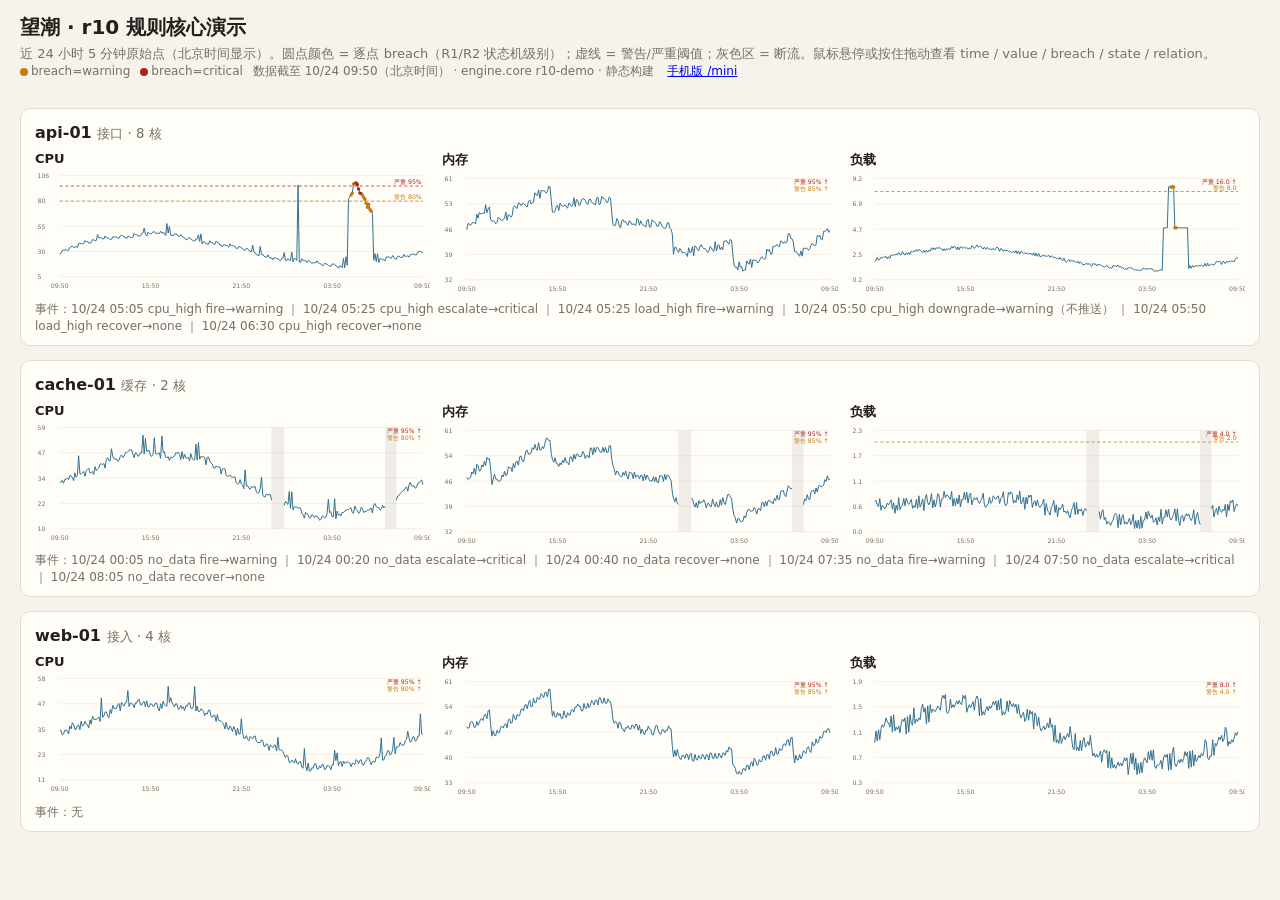
<file: index.html>
<!doctype html>
<html lang="zh-CN"><head><meta charset="utf-8"><meta name="viewport" content="width=device-width,initial-scale=1">
<title>望潮 r10 演示</title>
<link rel="stylesheet" href="assets/chart.css"></head><body>
<header><h1>望潮 · r10 规则核心演示</h1>
<p>近 24 小时 5 分钟原始点（北京时间显示）。圆点颜色 = 逐点 breach（R1/R2 状态机级别）；虚线 = 警告/严重阈值；灰色区 = 断流。鼠标悬停或按住拖动查看 time / value / breach / state / relation。</p>
<div class="legend"><span><i class="dot" style="background:var(--warn)"></i>breach=warning</span><span><i class="dot" style="background:var(--crit)"></i>breach=critical</span><span id="gen"></span>
<a href="mini/">手机版 /mini</a></div></header>
<main id="root"></main>
<script>
window.WANGCHAO_HOOKS = false || new URLSearchParams(location.search).get("hooks") === "1";
function wangchaoBoot(rootEl, genEl, genFmt) {
  const data = window.WANGCHAO_DATA;
  genEl.textContent = genFmt(data);
  renderMachines(data, rootEl);
  if (window.WANGCHAO_HOOKS) window.__wangchao = {charts: models, ready: true, data};
  document.body.dataset.ready = "1";
}
</script>
<script src="assets/data.js"></script>
<script src="assets/chart.js"></script>
<script>wangchaoBoot(document.getElementById("root"), document.getElementById("gen"),
  d => `数据截至 ${bj(d.anchor)}（北京时间） · ${d.engine} · 静态构建`);</script>
</body></html>
</file>
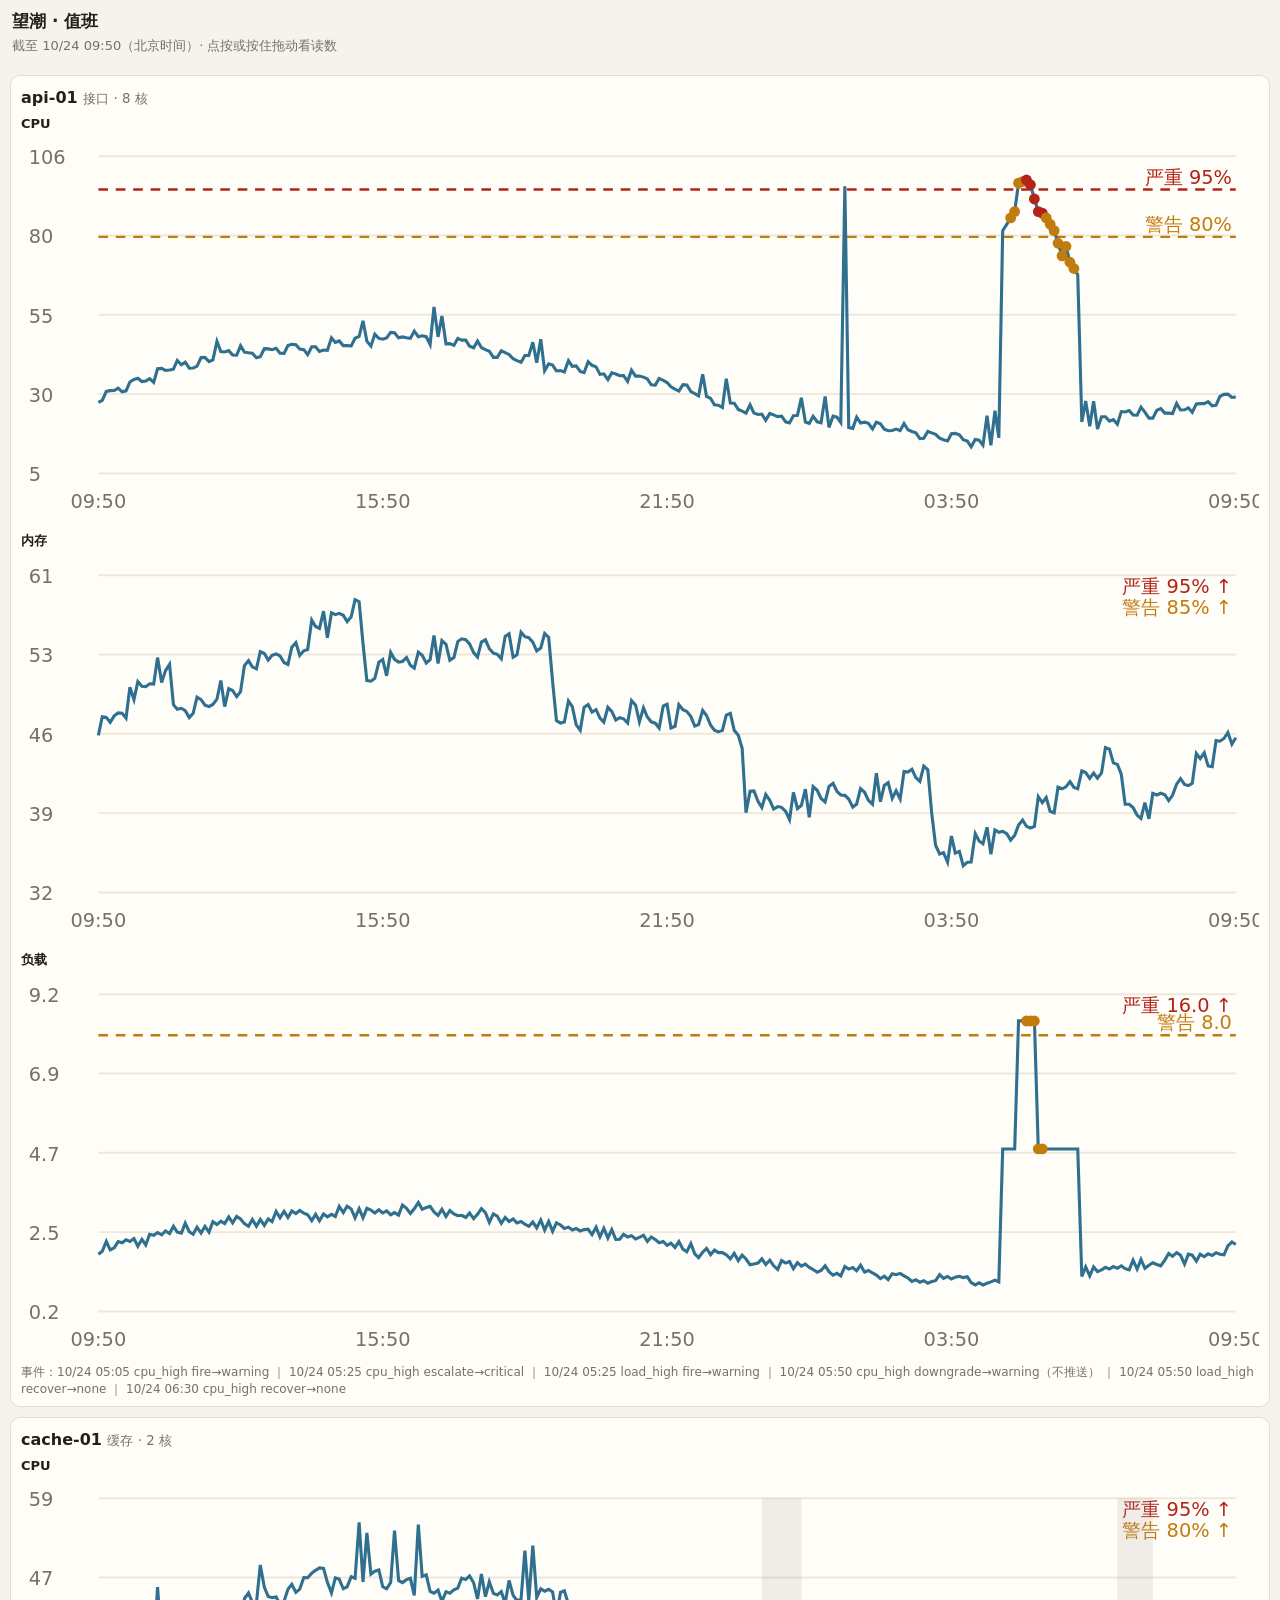
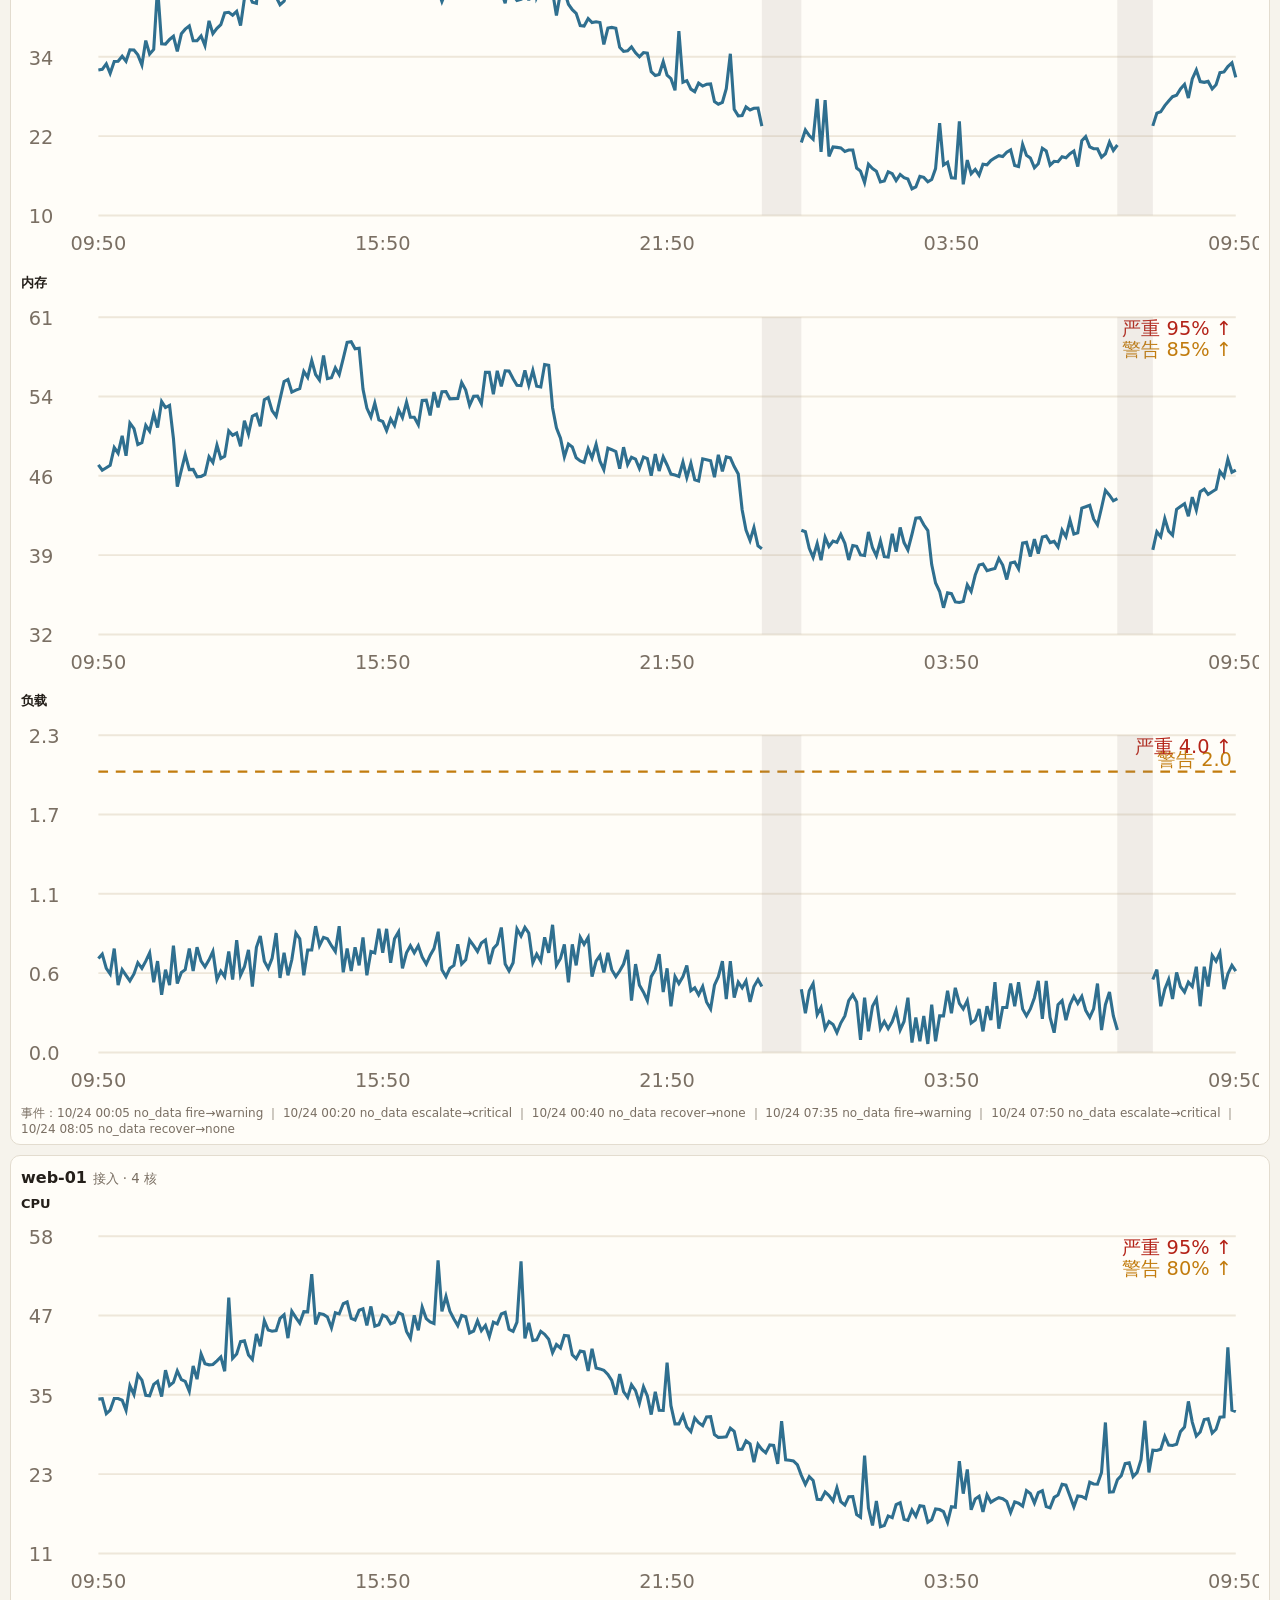
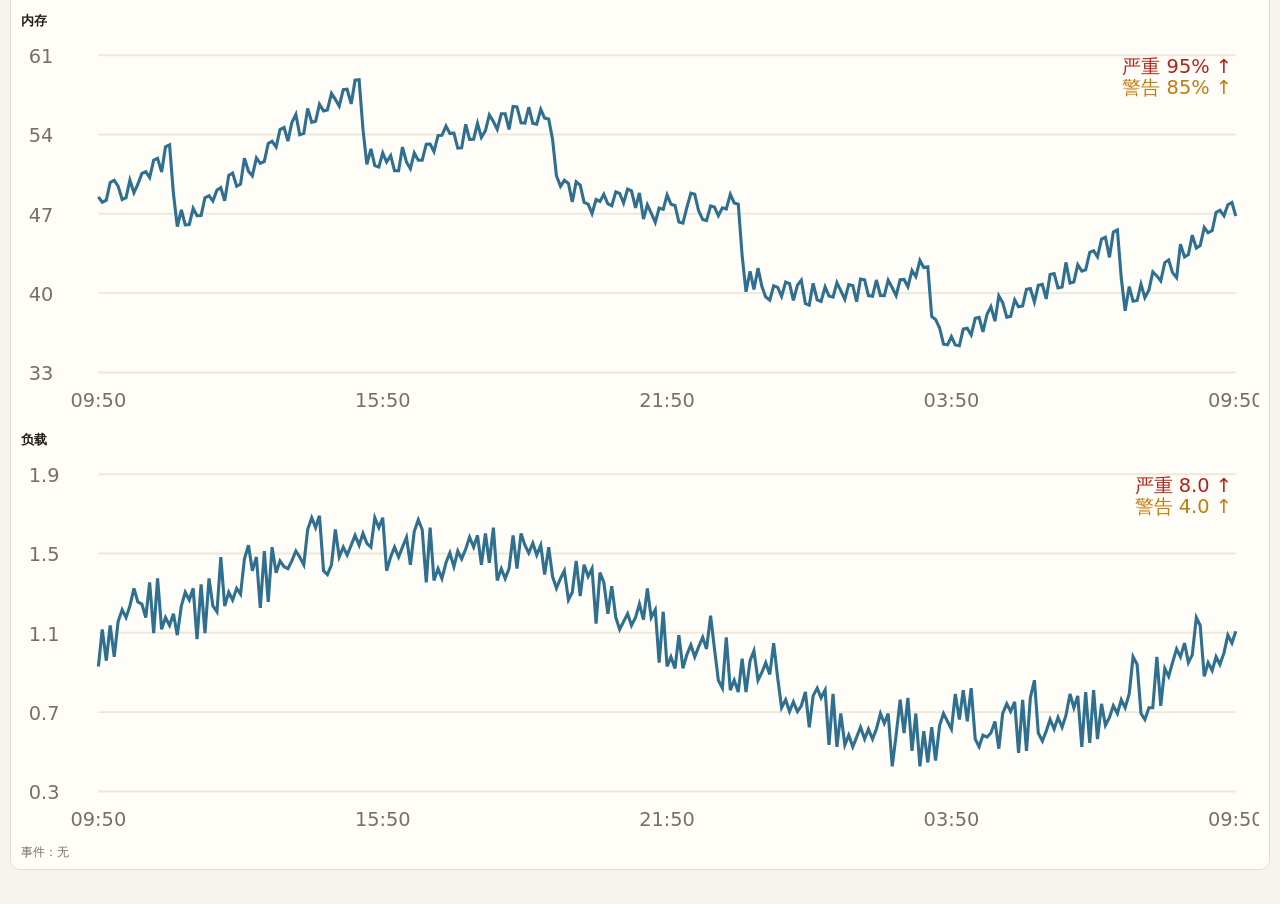
<file: mini/index.html>
<!doctype html>
<html lang="zh-CN"><head><meta charset="utf-8">
<meta name="viewport" content="width=device-width,initial-scale=1,maximum-scale=1,viewport-fit=cover">
<title>望潮 Mini App</title>
<script src="https://telegram.org/js/telegram-web-app.js"></script>
<link rel="stylesheet" href="../assets/chart.css">
<style>
body{font-size:14px}header{padding:10px 12px}h1{font-size:17px}main{padding:0 10px 24px}
.grid{grid-template-columns:1fr}.machine{padding:8px 10px;margin:10px 0}
.chart svg{touch-action:none}.tip{max-width:260px}
</style></head><body>
<header><h1>望潮 · 值班</h1><p id="gen">加载中…</p></header>
<main id="root"></main>
<script>
window.WANGCHAO_HOOKS = false || new URLSearchParams(location.search).get("hooks") === "1";
function wangchaoBoot(rootEl, genEl, genFmt) {
  const data = window.WANGCHAO_DATA;
  genEl.textContent = genFmt(data);
  renderMachines(data, rootEl);
  if (window.WANGCHAO_HOOKS) window.__wangchao = {charts: models, ready: true, data};
  document.body.dataset.ready = "1";
}
</script>
<script src="../assets/data.js"></script>
<script src="../assets/chart.js"></script>
<script>
// 离开 Telegram（SDK 加载失败或不在 WebView 里）也能正常打开
const tg = window.Telegram && window.Telegram.WebApp;
if (tg) {
  try { tg.ready(); tg.expand && tg.expand(); } catch (e) {}
  const th = tg.themeParams || {}; const st = document.documentElement.style;
  if (th.bg_color) st.setProperty("--bg", th.bg_color);
  if (th.secondary_bg_color) st.setProperty("--paper", th.secondary_bg_color);
  if (th.text_color) st.setProperty("--ink", th.text_color);
  if (th.hint_color) st.setProperty("--muted", th.hint_color);
  document.body.style.background = "var(--bg)"; document.body.style.color = "var(--ink)";
}
wangchaoBoot(document.getElementById("root"), document.getElementById("gen"),
  d => `截至 ${bj(d.anchor)}（北京时间）· 点按或按住拖动看读数`);
</script></body></html>
</file>
<file: assets/chart.css>
:root{--bg:#f6f3ec;--paper:#fffdf8;--ink:#241f1a;--muted:#7a6f63;--warn:#c27c0e;--crit:#b42318;--line:#2f6f8f}
body{margin:0;font-family:"Noto Sans CJK SC","PingFang SC",system-ui,sans-serif;background:var(--bg);color:var(--ink)}
header{padding:14px 20px}h1{margin:0;font-size:20px}header p{margin:4px 0 0;color:var(--muted);font-size:13px}
main{padding:0 20px 30px}.machine{background:var(--paper);border:1px solid #e3dccf;border-radius:10px;margin:14px 0;padding:10px 14px}
.machine h2{font-size:16px;margin:4px 0 8px}.machine h2 small{color:var(--muted);font-weight:normal}
.grid{display:grid;grid-template-columns:repeat(auto-fit,minmax(340px,1fr));gap:12px}
.chart{position:relative}.chart h3{font-size:13px;margin:0 0 2px}.chart svg{width:100%;height:auto;display:block;touch-action:pan-y;-webkit-user-select:none;user-select:none}
.tip{position:absolute;pointer-events:none;background:#241f1a;color:#fff;font-size:12px;padding:6px 8px;border-radius:6px;display:none;max-width:300px;line-height:1.5;z-index:5}
.tip b{color:#ffd28a}.ev{font-size:12px;color:var(--muted);margin-top:6px}
.legend{font-size:12px;color:var(--muted)}.legend span{margin-right:10px}
.dot{display:inline-block;width:8px;height:8px;border-radius:50%;margin-right:3px;vertical-align:middle}
</file>
